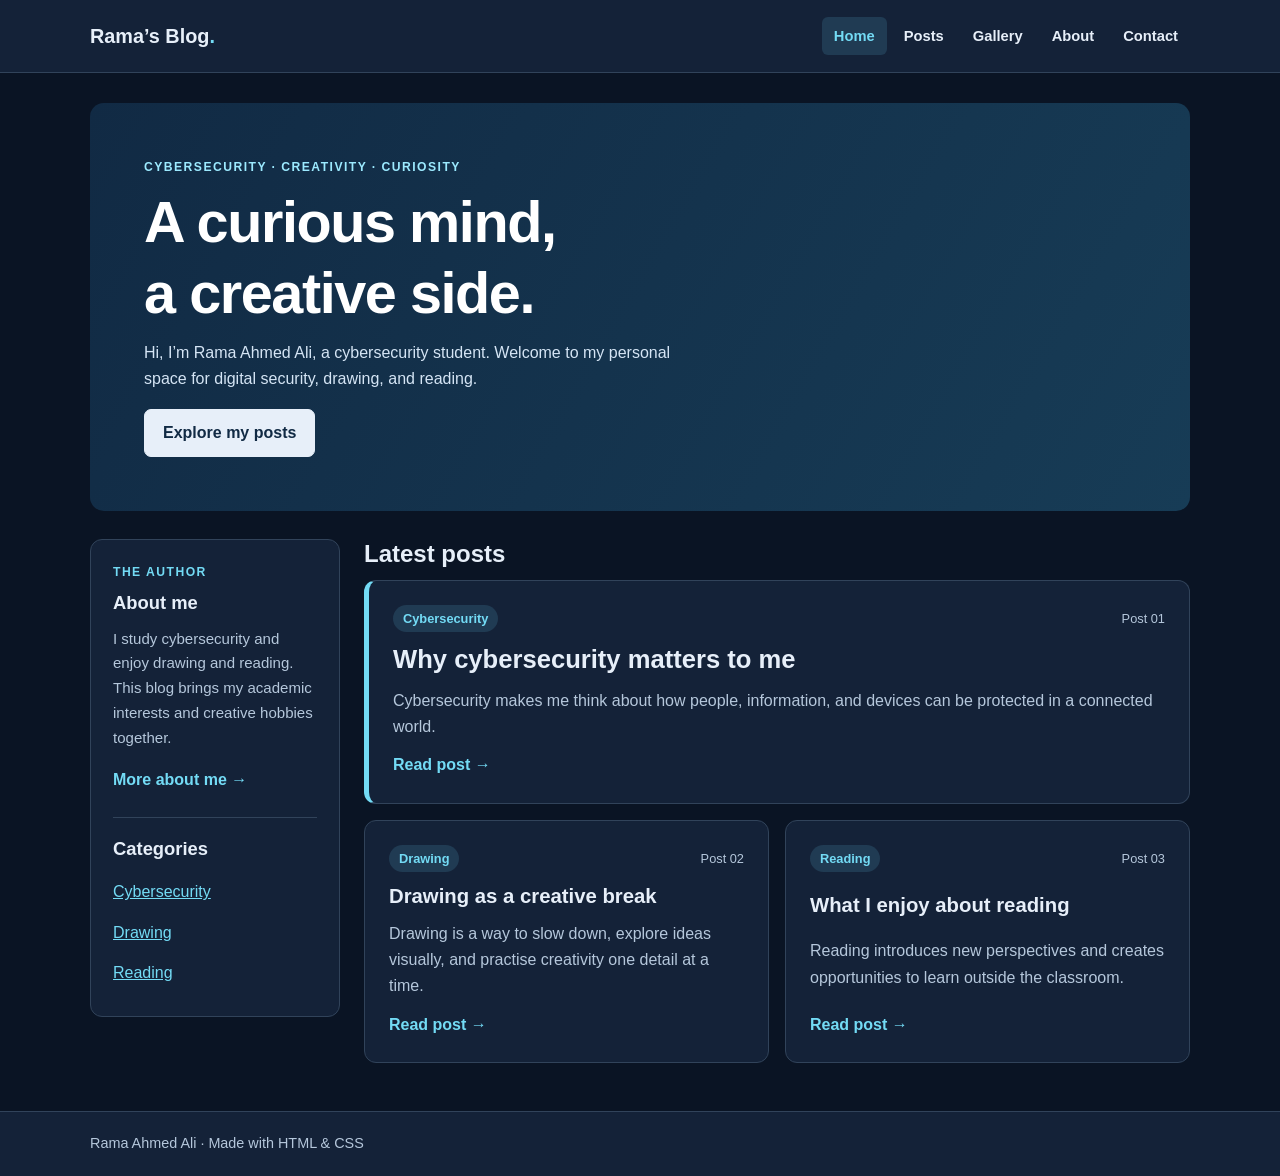
<file: index.html>
<!DOCTYPE html>
<html lang="en">
 <head>
  <meta charset="utf-8"/>
  <meta content="width=device-width, initial-scale=1.0" name="viewport"/>
  <title>
   Home | Rama’s Blog
  </title>
  <link href="style.css" rel="stylesheet"/>
 </head>
 <body class="sidebar-left">
  <header class="site-header">
   <div class="container header-inner">
    <a class="brand" href="index.html">Rama’s Blog<span>.</span></a>
    <nav aria-label="Main navigation">
     <a aria-current="page" href="index.html">
      Home
     </a>
     <a href="posts.html">
      Posts
     </a>
     <a href="gallery.html">
      Gallery
     </a>
     <a href="about.html">
      About
     </a>
     <a href="contact.html">
      Contact
     </a>
    </nav>
   </div>
  </header>
  <main class="container">
   <section aria-labelledby="intro-title" class="intro home-intro">
    <p class="eyebrow">
     Cybersecurity · Creativity · Curiosity
    </p>
    <h1 id="intro-title">
     A curious mind,
     <br/>
     a creative side.
    </h1>
    <p>
     Hi, I’m Rama Ahmed Ali, a cybersecurity student. Welcome to my personal space for digital security, drawing, and reading.
    </p>
    <a class="button" href="posts.html">
     Explore my posts
    </a>
   </section>
   <div class="home-layout">
    <!-- Sidebar comes before posts in HTML for the required mobile order. -->
    <aside aria-label="About me and categories" class="sidebar">
     <section>
      <p class="eyebrow">
       The author
      </p>
      <h2>
       About me
      </h2>
      <p>
       I study cybersecurity and enjoy drawing and reading. This blog brings my academic interests and creative hobbies together.
      </p>
      <a class="read-link" href="about.html">
       More about me →
      </a>
     </section>
     <section>
      <h2>
       Categories
      </h2>
      <ul class="category-list">
       <li>
        <a href="posts.html#post-1">
         Cybersecurity
        </a>
       </li>
       <li>
        <a href="posts.html#post-2">
         Drawing
        </a>
       </li>
       <li>
        <a href="posts.html#post-3">
         Reading
        </a>
       </li>
      </ul>
     </section>
    </aside>
    <section aria-labelledby="latest-title" class="latest">
     <h2 id="latest-title">
      Latest posts
     </h2>
     <div class="post-grid">
      <article class="post-card featured">
       <div class="card-meta">
        <span class="tag">
         Cybersecurity
        </span>
        <span>
         Post 01
        </span>
       </div>
       <h3>
        Why cybersecurity matters to me
       </h3>
       <p>
        Cybersecurity makes me think about how people, information, and devices can be protected in a connected world.
       </p>
       <a class="read-link" href="posts.html#post-1">
        Read post
        <span aria-hidden="true">
         →
        </span>
       </a>
      </article>
      <article class="post-card">
       <div class="card-meta">
        <span class="tag">
         Drawing
        </span>
        <span>
         Post 02
        </span>
       </div>
       <h3>
        Drawing as a creative break
       </h3>
       <p>
        Drawing is a way to slow down, explore ideas visually, and practise creativity one detail at a time.
       </p>
       <a class="read-link" href="posts.html#post-2">
        Read post
        <span aria-hidden="true">
         →
        </span>
       </a>
      </article>
      <article class="post-card">
       <div class="card-meta">
        <span class="tag">
         Reading
        </span>
        <span>
         Post 03
        </span>
       </div>
       <h3>
        What I enjoy about reading
       </h3>
       <p>
        Reading introduces new perspectives and creates opportunities to learn outside the classroom.
       </p>
       <a class="read-link" href="posts.html#post-3">
        Read post
        <span aria-hidden="true">
         →
        </span>
       </a>
      </article>
     </div>
    </section>
   </div>
  </main>
  <footer class="site-footer">
   <div class="container">
    Rama Ahmed Ali · Made with HTML &amp; CSS
   </div>
  </footer>
 </body>
</html>
</file>
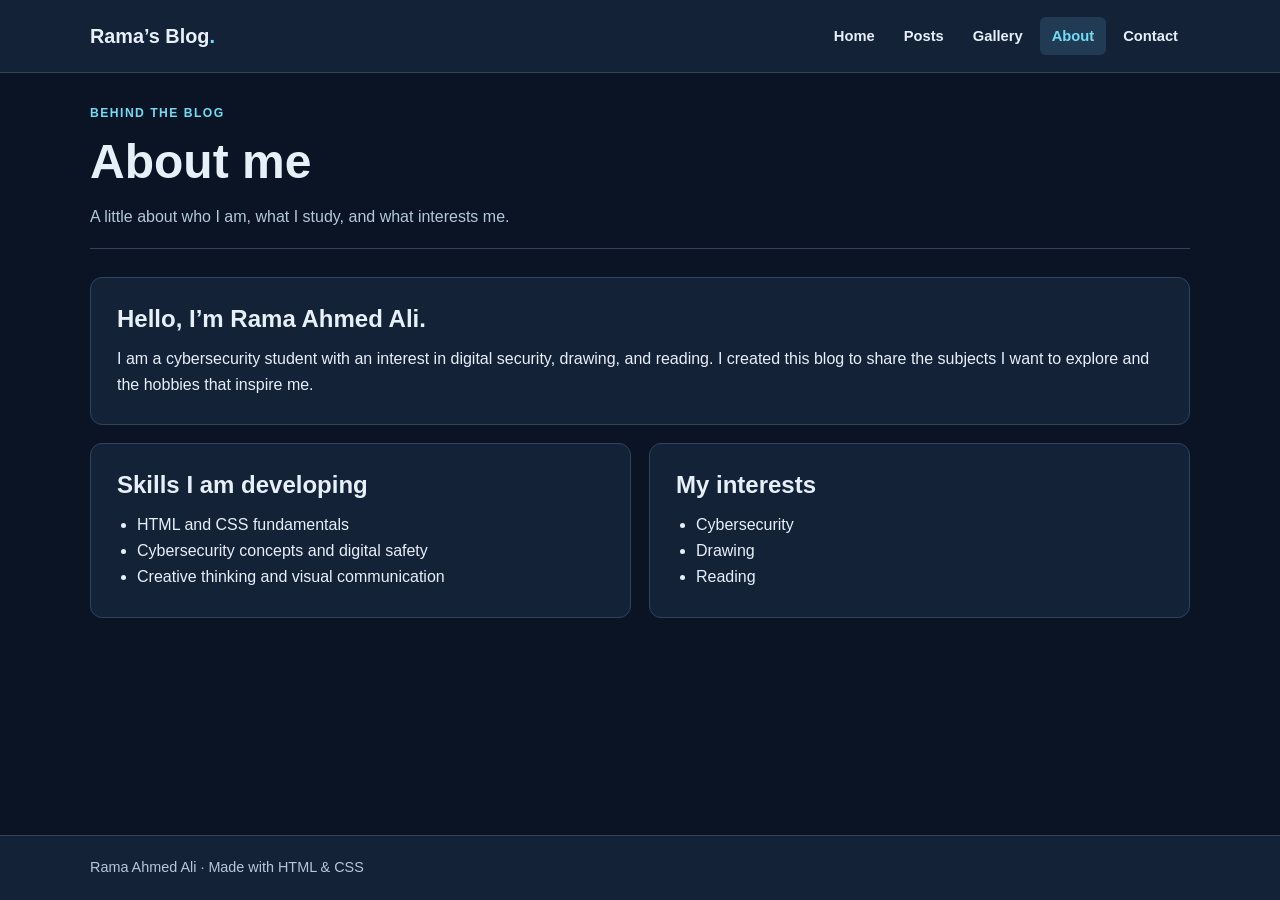
<file: about.html>
<!DOCTYPE html>
<html lang="en">
 <head>
  <meta charset="utf-8"/>
  <meta content="width=device-width, initial-scale=1.0" name="viewport"/>
  <title>
   About | Rama’s Blog
  </title>
  <link href="style.css" rel="stylesheet"/>
 </head>
 <body>
  <header class="site-header">
   <div class="container header-inner">
    <a class="brand" href="index.html">Rama’s Blog<span>.</span></a>
    <nav aria-label="Main navigation">
     <a href="index.html">
      Home
     </a>
     <a href="posts.html">
      Posts
     </a>
     <a href="gallery.html">
      Gallery
     </a>
     <a aria-current="page" href="about.html">
      About
     </a>
     <a href="contact.html">
      Contact
     </a>
    </nav>
   </div>
  </header>
  <main class="container">
   <section class="intro page-intro">
    <p class="eyebrow">
     Behind the blog
    </p>
    <h1>
     About me
    </h1>
    <p>
     A little about who I am, what I study, and what interests me.
    </p>
   </section>
   <section class="panel bio">
    <h2>
     Hello, I’m Rama Ahmed Ali.
    </h2>
    <p>
     I am a cybersecurity student with an interest in digital security, drawing, and reading. I created this blog to share the subjects I want to explore and the hobbies that inspire me.
    </p>
   </section>
   <div class="about-grid">
    <section class="panel">
     <h2>
      Skills I am developing
     </h2>
     <ul class="detail-list">
      <li>
       HTML and CSS fundamentals
      </li>
      <li>
       Cybersecurity concepts and digital safety
      </li>
      <li>
       Creative thinking and visual communication
      </li>
     </ul>
    </section>
    <section class="panel">
     <h2>
      My interests
     </h2>
     <ul class="detail-list">
      <li>
       Cybersecurity
      </li>
      <li>
       Drawing
      </li>
      <li>
       Reading
      </li>
     </ul>
    </section>
   </div>
  </main>
  <footer class="site-footer">
   <div class="container">
    Rama Ahmed Ali · Made with HTML &amp; CSS
   </div>
  </footer>
 </body>
</html>
</file>
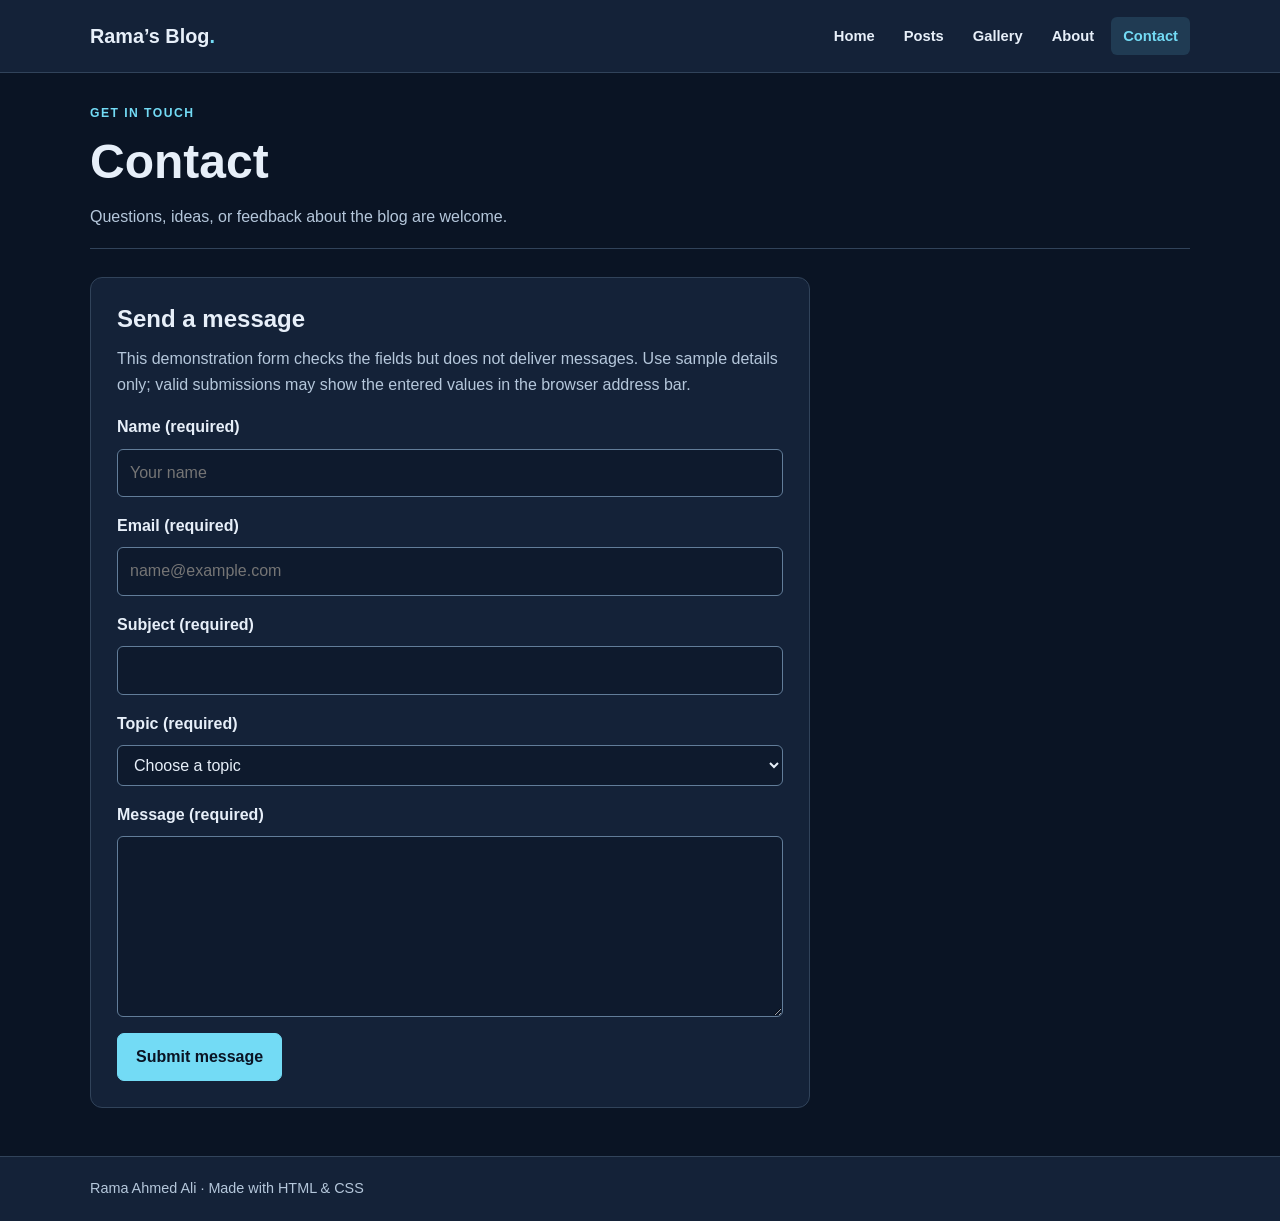
<file: contact.html>
<!DOCTYPE html>
<html lang="en">
 <head>
  <meta charset="utf-8"/>
  <meta content="width=device-width, initial-scale=1.0" name="viewport"/>
  <title>
   Contact | Rama’s Blog
  </title>
  <link href="style.css" rel="stylesheet"/>
 </head>
 <body>
  <header class="site-header">
   <div class="container header-inner">
    <a class="brand" href="index.html">Rama’s Blog<span>.</span></a>
    <nav aria-label="Main navigation">
     <a href="index.html">
      Home
     </a>
     <a href="posts.html">
      Posts
     </a>
     <a href="gallery.html">
      Gallery
     </a>
     <a href="about.html">
      About
     </a>
     <a aria-current="page" href="contact.html">
      Contact
     </a>
    </nav>
   </div>
  </header>
  <main class="container">
   <section class="intro page-intro">
    <p class="eyebrow">
     Get in touch
    </p>
    <h1>
     Contact
    </h1>
    <p>
     Questions, ideas, or feedback about the blog are welcome.
    </p>
   </section>
   <section aria-labelledby="form-title" class="panel contact-panel">
    <h2 id="form-title">
     Send a message
    </h2>
    <p id="form-note">
     This demonstration form checks the fields but does not deliver messages. Use sample details only; valid submissions may show the entered values in the browser address bar.
    </p>
    <form action="contact.html#form-title" aria-describedby="form-note" method="get">
     <label for="name">
      Name (required)
     </label>
     <input id="name" name="name" placeholder="Your name" required="" type="text"/>
     <label for="email">
      Email (required)
     </label>
     <input id="email" name="email" placeholder="name@example.com" required="" type="email"/>
     <label for="subject">
      Subject (required)
     </label>
     <input id="subject" name="subject" required="" type="text"/>
     <label for="topic">
      Topic (required)
     </label>
     <select id="topic" name="topic" required="">
      <option disabled="" selected="" value="">
       Choose a topic
      </option>
      <option value="cybersecurity">
       Cybersecurity
      </option>
      <option value="drawing">
       Drawing
      </option>
      <option value="reading">
       Reading
      </option>
      <option value="other">
       General feedback
      </option>
     </select>
     <label for="message">
      Message (required)
     </label>
     <textarea id="message" name="message" required="" rows="6"></textarea>
     <button class="button" type="submit">
      Submit message
     </button>
    </form>
   </section>
  </main>
  <footer class="site-footer">
   <div class="container">
    Rama Ahmed Ali · Made with HTML &amp; CSS
   </div>
  </footer>
 </body>
</html>
</file>
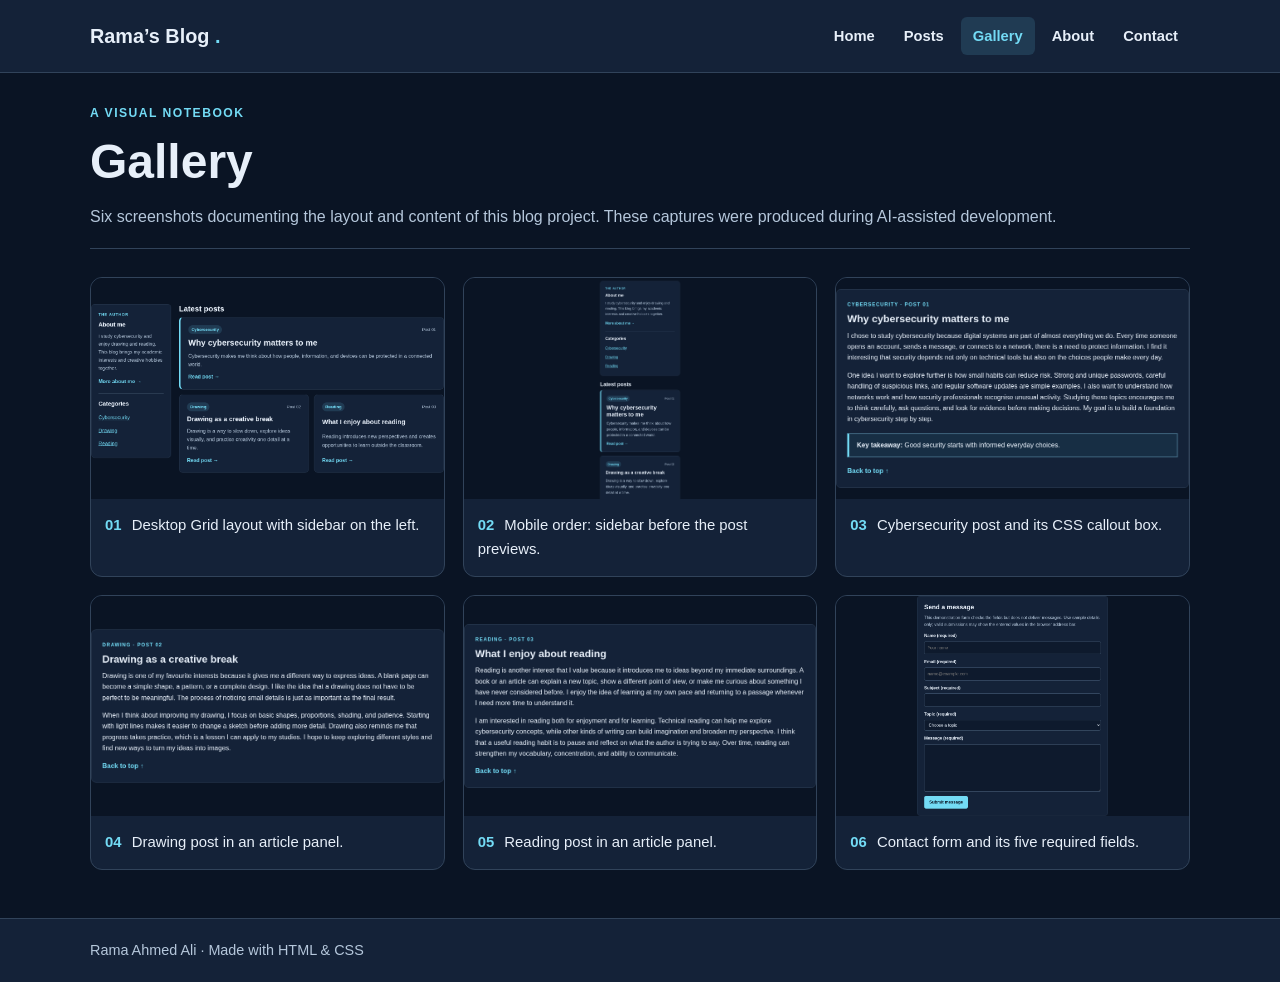
<file: gallery.html>
<!DOCTYPE html>
<html lang="en">
 <head>
  <meta charset="utf-8"/>
  <meta content="width=device-width, initial-scale=1.0" name="viewport"/>
  <title>
   Gallery | Rama’s Blog
  </title>
  <link href="style.css" rel="stylesheet"/>
 </head>
 <body>
  <header class="site-header">
   <div class="container header-inner">
    <a class="brand" href="index.html">
     Rama’s Blog
     <span>
      .
     </span>
    </a>
    <nav aria-label="Main navigation">
     <a href="index.html">
      Home
     </a>
     <a href="posts.html">
      Posts
     </a>
     <a aria-current="page" href="gallery.html">
      Gallery
     </a>
     <a href="about.html">
      About
     </a>
     <a href="contact.html">
      Contact
     </a>
    </nav>
   </div>
  </header>
  <main class="container">
   <section class="intro page-intro">
    <p class="eyebrow">
     A visual notebook
    </p>
    <h1>
     Gallery
    </h1>
    <p>
     Six screenshots documenting the layout and content of this blog project. These captures were produced during AI-assisted development.
    </p>
   </section>
   <section aria-label="Image gallery" class="gallery-grid">
    <figure class="gallery-item panel">
     <img alt="A left sidebar next to a wide featured cybersecurity card and two smaller cards" height="525" src="images/desktop-home.png" width="1100"/>
     <figcaption>
      <span>
       01
      </span>
      Desktop Grid layout with sidebar on the left.
     </figcaption>
    </figure>
    <figure class="gallery-item panel">
     <img alt="A narrow layout with the sidebar above the featured post" height="1000" src="images/mobile-home.png" width="390"/>
     <figcaption>
      <span>
       02
      </span>
      Mobile order: sidebar before the post previews.
     </figcaption>
    </figure>
    <figure class="gallery-item panel">
     <img alt="The cybersecurity article with a highlighted key takeaway box" height="479" src="images/cybersecurity-post.png" width="850"/>
     <figcaption>
      <span>
       03
      </span>
      Cybersecurity post and its CSS callout box.
     </figcaption>
    </figure>
    <figure class="gallery-item panel">
     <img alt="The drawing article displayed in a dark bordered panel" height="371" src="images/drawing-post.png" width="850"/>
     <figcaption>
      <span>
       04
      </span>
      Drawing post in an article panel.
     </figcaption>
    </figure>
    <figure class="gallery-item panel">
     <img alt="The reading article displayed in a dark bordered panel" height="396" src="images/reading-post.png" width="850"/>
     <figcaption>
      <span>
       05
      </span>
      Reading post in an article panel.
     </figcaption>
    </figure>
    <figure class="gallery-item panel">
     <img alt="A contact form with name, email, subject, topic and message fields" height="832" src="images/contact-form.png" width="720"/>
     <figcaption>
      <span>
       06
      </span>
      Contact form and its five required fields.
     </figcaption>
    </figure>
   </section>
  </main>
  <footer class="site-footer">
   <div class="container">
    Rama Ahmed Ali · Made with HTML &amp; CSS
   </div>
  </footer>
 </body>
</html>
</file>
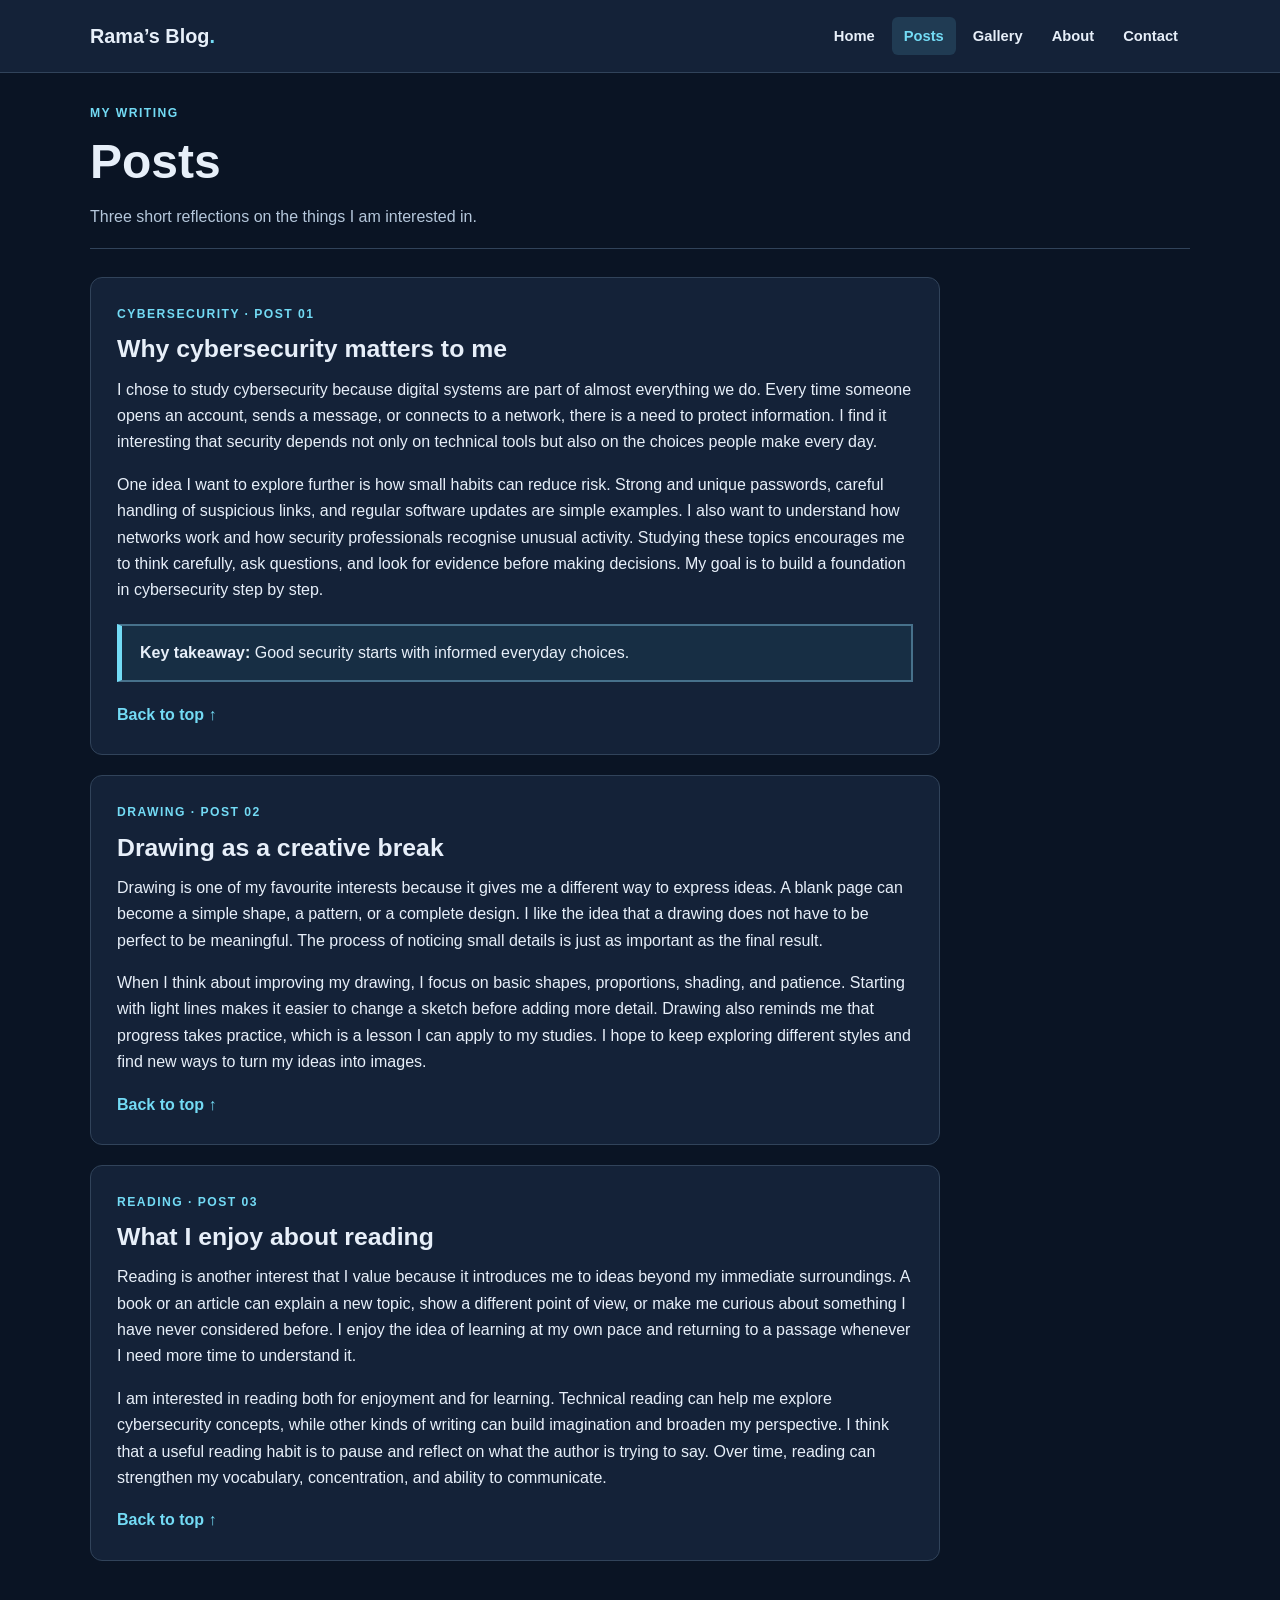
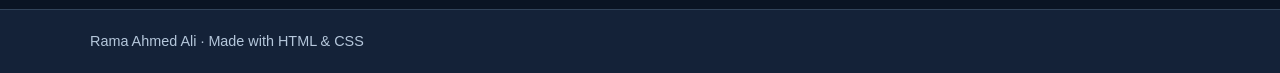
<file: posts.html>
<!DOCTYPE html>
<html lang="en">
 <head>
  <meta charset="utf-8"/>
  <meta content="width=device-width, initial-scale=1.0" name="viewport"/>
  <title>
   Posts | Rama’s Blog
  </title>
  <link href="style.css" rel="stylesheet"/>
 </head>
 <body>
  <header class="site-header">
   <div class="container header-inner">
    <a class="brand" href="index.html">Rama’s Blog<span>.</span></a>
    <nav aria-label="Main navigation">
     <a href="index.html">
      Home
     </a>
     <a aria-current="page" href="posts.html">
      Posts
     </a>
     <a href="gallery.html">
      Gallery
     </a>
     <a href="about.html">
      About
     </a>
     <a href="contact.html">
      Contact
     </a>
    </nav>
   </div>
  </header>
  <main class="container" id="top">
   <section class="intro page-intro">
    <p class="eyebrow">
     My writing
    </p>
    <h1>
     Posts
    </h1>
    <p>
     Three short reflections on the things I am interested in.
    </p>
   </section>
   <section aria-label="Blog posts" class="article-list">
    <article class="full-post panel" id="post-1">
     <p class="eyebrow">
      Cybersecurity · Post 01
     </p>
     <h2>
      Why cybersecurity matters to me
     </h2>
     <p>
      I chose to study cybersecurity because digital systems are part of almost everything we do. Every time someone opens an account, sends a message, or connects to a network, there is a need to protect information. I find it interesting that security depends not only on technical tools but also on the choices people make every day.
     </p>
     <p>
      One idea I want to explore further is how small habits can reduce risk. Strong and unique passwords, careful handling of suspicious links, and regular software updates are simple examples. I also want to understand how networks work and how security professionals recognise unusual activity. Studying these topics encourages me to think carefully, ask questions, and look for evidence before making decisions. My goal is to build a foundation in cybersecurity step by step.
     </p>
     <p class="callout">
      <strong>
       Key takeaway:
      </strong>
      Good security starts with informed everyday choices.
     </p>
     <a class="read-link" href="#top">
      Back to top ↑
     </a>
    </article>
    <article class="full-post panel" id="post-2">
     <p class="eyebrow">
      Drawing · Post 02
     </p>
     <h2>
      Drawing as a creative break
     </h2>
     <p>
      Drawing is one of my favourite interests because it gives me a different way to express ideas. A blank page can become a simple shape, a pattern, or a complete design. I like the idea that a drawing does not have to be perfect to be meaningful. The process of noticing small details is just as important as the final result.
     </p>
     <p>
      When I think about improving my drawing, I focus on basic shapes, proportions, shading, and patience. Starting with light lines makes it easier to change a sketch before adding more detail. Drawing also reminds me that progress takes practice, which is a lesson I can apply to my studies. I hope to keep exploring different styles and find new ways to turn my ideas into images.
     </p>
     <a class="read-link" href="#top">
      Back to top ↑
     </a>
    </article>
    <article class="full-post panel" id="post-3">
     <p class="eyebrow">
      Reading · Post 03
     </p>
     <h2>
      What I enjoy about reading
     </h2>
     <p>
      Reading is another interest that I value because it introduces me to ideas beyond my immediate surroundings. A book or an article can explain a new topic, show a different point of view, or make me curious about something I have never considered before. I enjoy the idea of learning at my own pace and returning to a passage whenever I need more time to understand it.
     </p>
     <p>
      I am interested in reading both for enjoyment and for learning. Technical reading can help me explore cybersecurity concepts, while other kinds of writing can build imagination and broaden my perspective. I think that a useful reading habit is to pause and reflect on what the author is trying to say. Over time, reading can strengthen my vocabulary, concentration, and ability to communicate.
     </p>
     <a class="read-link" href="#top">
      Back to top ↑
     </a>
    </article>
   </section>
  </main>
  <footer class="site-footer">
   <div class="container">
    Rama Ahmed Ali · Made with HTML &amp; CSS
   </div>
  </footer>
 </body>
</html>
</file>
<file: style.css>
/* 1. Global settings and reusable components */
:root {
  --ink: #e7eff9;
  --muted: #b5c7db;
  --accent: #73dbf5;
  --paper: #142238;
  --background: #0a1424;
  --line: #31435a;
}
* { box-sizing: border-box; }
body {
  margin: 0;
  font-family: Arial, Helvetica, sans-serif;
  background: var(--background);
  color: var(--ink);
  line-height: 1.65;
  min-height: 100vh;
  display: flex;
  flex-direction: column;
}
.container { width: min(1100px, calc(100% - 40px)); margin: 0 auto; }
main { flex: 1; padding-bottom: 48px; }
h1, h2, h3 { line-height: 1.22; margin: 0 0 12px; }
p { margin: 0 0 16px; }
a { color: var(--accent); }
a:focus-visible, button:focus-visible, input:focus-visible,
select:focus-visible, textarea:focus-visible { outline: 3px solid #cc8d28; outline-offset: 3px; }
.eyebrow { font-size: .76rem; font-weight: bold; text-transform: uppercase; letter-spacing: .12em; color: var(--accent); margin-bottom: 10px; }
.button { display: inline-block; border: 1px solid var(--accent); border-radius: 7px; padding: 10px 18px; background: var(--accent); color: #0a1424; font: inherit; font-weight: bold; text-decoration: none; cursor: pointer; }
.button:hover { background: #a5e9fa; }
.read-link { font-weight: bold; text-decoration: none; }
.read-link:hover { text-decoration: underline; }
.panel { background: var(--paper); border: 1px solid var(--line); border-radius: 12px; padding: 26px; }

/* 2. Header and navbar: Flexbox */
.site-header { background: var(--paper); border-bottom: 1px solid var(--line); }
.header-inner { display: flex; align-items: center; justify-content: space-between; flex-wrap: wrap; gap: 12px; padding: 17px 0; }
.brand { color: var(--ink); font-size: 1.24rem; font-weight: bold; text-decoration: none; }
.brand span { color: var(--accent); }
nav { display: flex; justify-content: flex-end; align-items: center; flex-wrap: wrap; gap: 5px; }
nav a { color: var(--ink); text-decoration: none; padding: 7px 12px; border-radius: 6px; font-weight: bold; font-size: .92rem; }
nav a:hover, nav a[aria-current="page"] { color: var(--accent); background: #203b53; }
.site-footer { color: var(--muted); border-top: 1px solid var(--line); background: var(--paper); padding: 20px 0; font-size: .9rem; }

/* 3. Intro sections */
.intro { margin: 30px 0 28px; }
.home-intro { background: linear-gradient(120deg, #112a44, #173c56); color: white; border-radius: 14px; padding: clamp(24px, 5vw, 54px); }
.home-intro .eyebrow { color: #9ceaff; }
.home-intro h1 { font-size: clamp(2.1rem, 5vw, 3.6rem); letter-spacing: -.025em; }
.home-intro p:not(.eyebrow) { max-width: 560px; color: #d5e5f5; }
.home-intro .button { background: #e7eff9; border-color: #e7eff9; color: #112a44; }
.home-intro .button:hover { background: #b4ecfa; }
.page-intro { border-bottom: 1px solid var(--line); padding-bottom: 18px; }
.page-intro h1 { font-size: clamp(2rem, 4vw, 3rem); }
.page-intro p:not(.eyebrow) { color: var(--muted); margin-bottom: 0; }

/* 4. Home layout: Grid. Rama’s student ID ends in 1 (odd), so the sidebar is on the left. */
.home-layout {
  display: grid;
  grid-template-columns: minmax(0, 1fr) 250px;
  grid-template-areas: "posts sidebar";
  gap: 24px;
  align-items: start;
}
.sidebar-left .home-layout {
  grid-template-columns: 250px minmax(0, 1fr);
  grid-template-areas: "sidebar posts";
}
.sidebar { grid-area: sidebar; background: var(--paper); border: 1px solid var(--line); padding: 22px; border-radius: 12px; }
.sidebar section + section { border-top: 1px solid var(--line); margin-top: 24px; padding-top: 20px; }
.sidebar h2 { font-size: 1.15rem; }
.sidebar p:not(.eyebrow) { color: var(--muted); font-size: .94rem; }
.category-list { list-style: none; padding: 0; margin: 0; }
.category-list a { display: block; padding: 7px 0; }
.latest { grid-area: posts; min-width: 0; }
.post-grid { display: grid; grid-template-columns: repeat(2, minmax(0, 1fr)); gap: 16px; }
.post-card { display: flex; flex-direction: column; justify-content: space-between; align-items: flex-start; flex-wrap: wrap; gap: 12px; background: var(--paper); border: 1px solid var(--line); border-radius: 12px; padding: 24px; }
.post-card h3, .post-card p { margin: 0; }
.post-card h3 { font-size: 1.27rem; }
.post-card p { color: var(--muted); }
.card-meta { display: flex; width: 100%; justify-content: space-between; align-items: center; flex-wrap: wrap; gap: 8px; color: var(--muted); font-size: .8rem; }
.tag { color: var(--accent); background: #203b53; border-radius: 20px; padding: 3px 10px; font-weight: bold; }
.featured { grid-column: span 2; border-left: 5px solid var(--accent); }
.featured h3 { font-size: 1.6rem; }

/* 5. Posts and deliberate box model */
.article-list { display: grid; gap: 20px; max-width: 850px; }
.full-post { scroll-margin-top: 20px; }
.full-post h2 { font-size: 1.55rem; }
.callout {
  box-sizing: border-box;
  margin: 20px 0;
  border: 2px solid #47718b;
  border-left: 5px solid var(--accent);
  padding: 14px 18px;
  background: #172e44;
}

/* 6. Gallery and about pages: Grid */
.gallery-grid { display: grid; grid-template-columns: repeat(3, minmax(0, 1fr)); gap: 18px; }
.gallery-item { margin: 0; padding: 0; overflow: hidden; }
.gallery-item img { display: block; width: 100%; height: auto; aspect-ratio: 8 / 5; object-fit: cover; }
.gallery-item figcaption { padding: 14px; font-size: .93rem; }
.gallery-item figcaption span { color: var(--accent); font-weight: bold; margin-right: 6px; }
.bio { margin-bottom: 18px; }
.bio p { margin-bottom: 0; }
.about-grid { display: grid; grid-template-columns: repeat(2, minmax(0, 1fr)); gap: 18px; }
.detail-list { margin: 0; padding-left: 20px; }

/* 7. Contact form: native HTML validation */
.contact-panel { max-width: 720px; }
.contact-panel > p { color: var(--muted); }
form { display: grid; gap: 8px; }
label { font-weight: bold; }
input, select, textarea { width: 100%; min-width: 0; color: var(--ink); font: inherit; background: #0e1a2d; border: 1px solid #627d99; border-radius: 6px; padding: 10px 12px; margin-bottom: 8px; }
textarea { resize: vertical; }
form .button { justify-self: start; }

/* 8. Responsive design: mobile order = intro, sidebar, posts */
@media (max-width: 760px) {
  .container { width: calc(100% - 28px); }
  .header-inner { align-items: flex-start; flex-direction: column; }
  nav { justify-content: flex-start; }
  nav a { padding: 6px 9px; }
  .home-layout, .sidebar-left .home-layout {
    grid-template-columns: minmax(0, 1fr);
    grid-template-areas: "sidebar" "posts";
  }
  .post-grid, .gallery-grid, .about-grid { grid-template-columns: minmax(0, 1fr); }
  .featured { grid-column: span 1; }
  .panel { padding: 20px; }
  .gallery-item { padding: 0; }
}

/* Project screenshots: keep the entire capture visible, without cropping. */
.gallery-item img { height: auto; aspect-ratio: 8 / 5; object-fit: contain; background: var(--background); }
</file>
